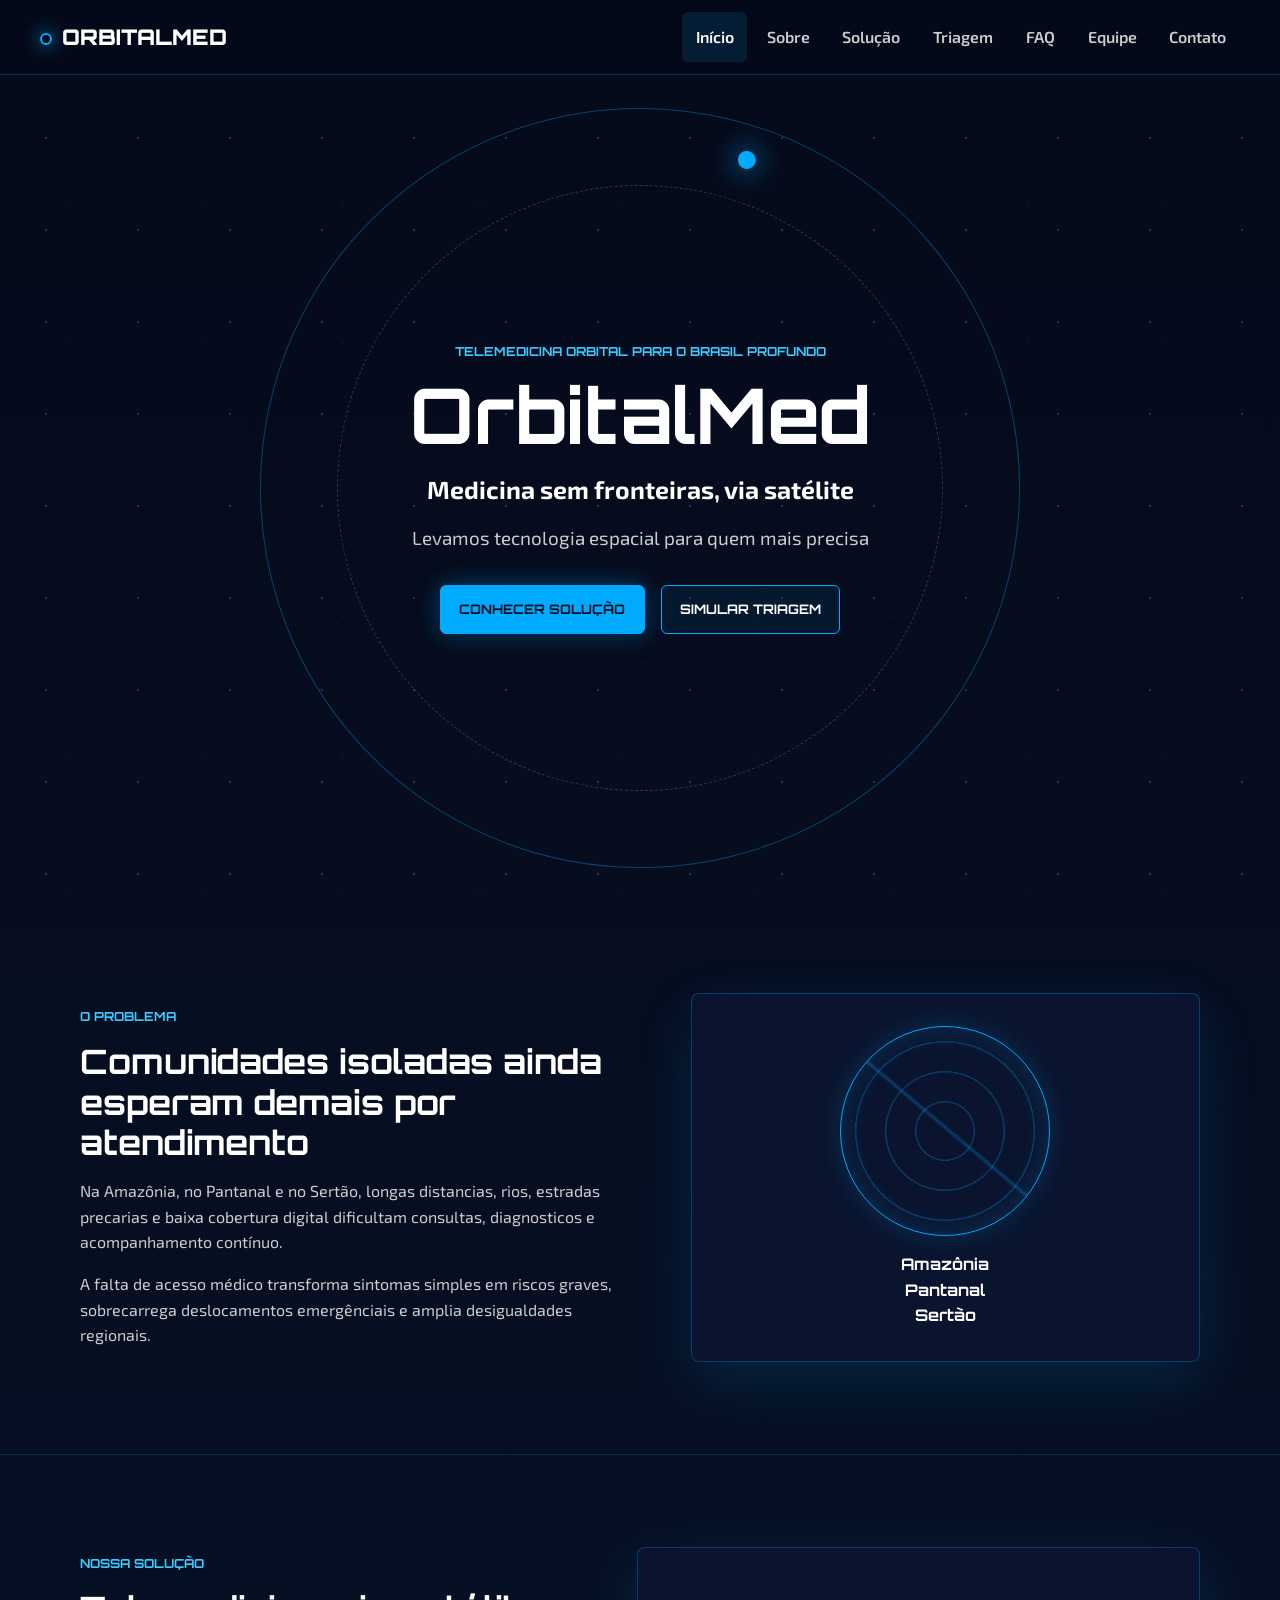
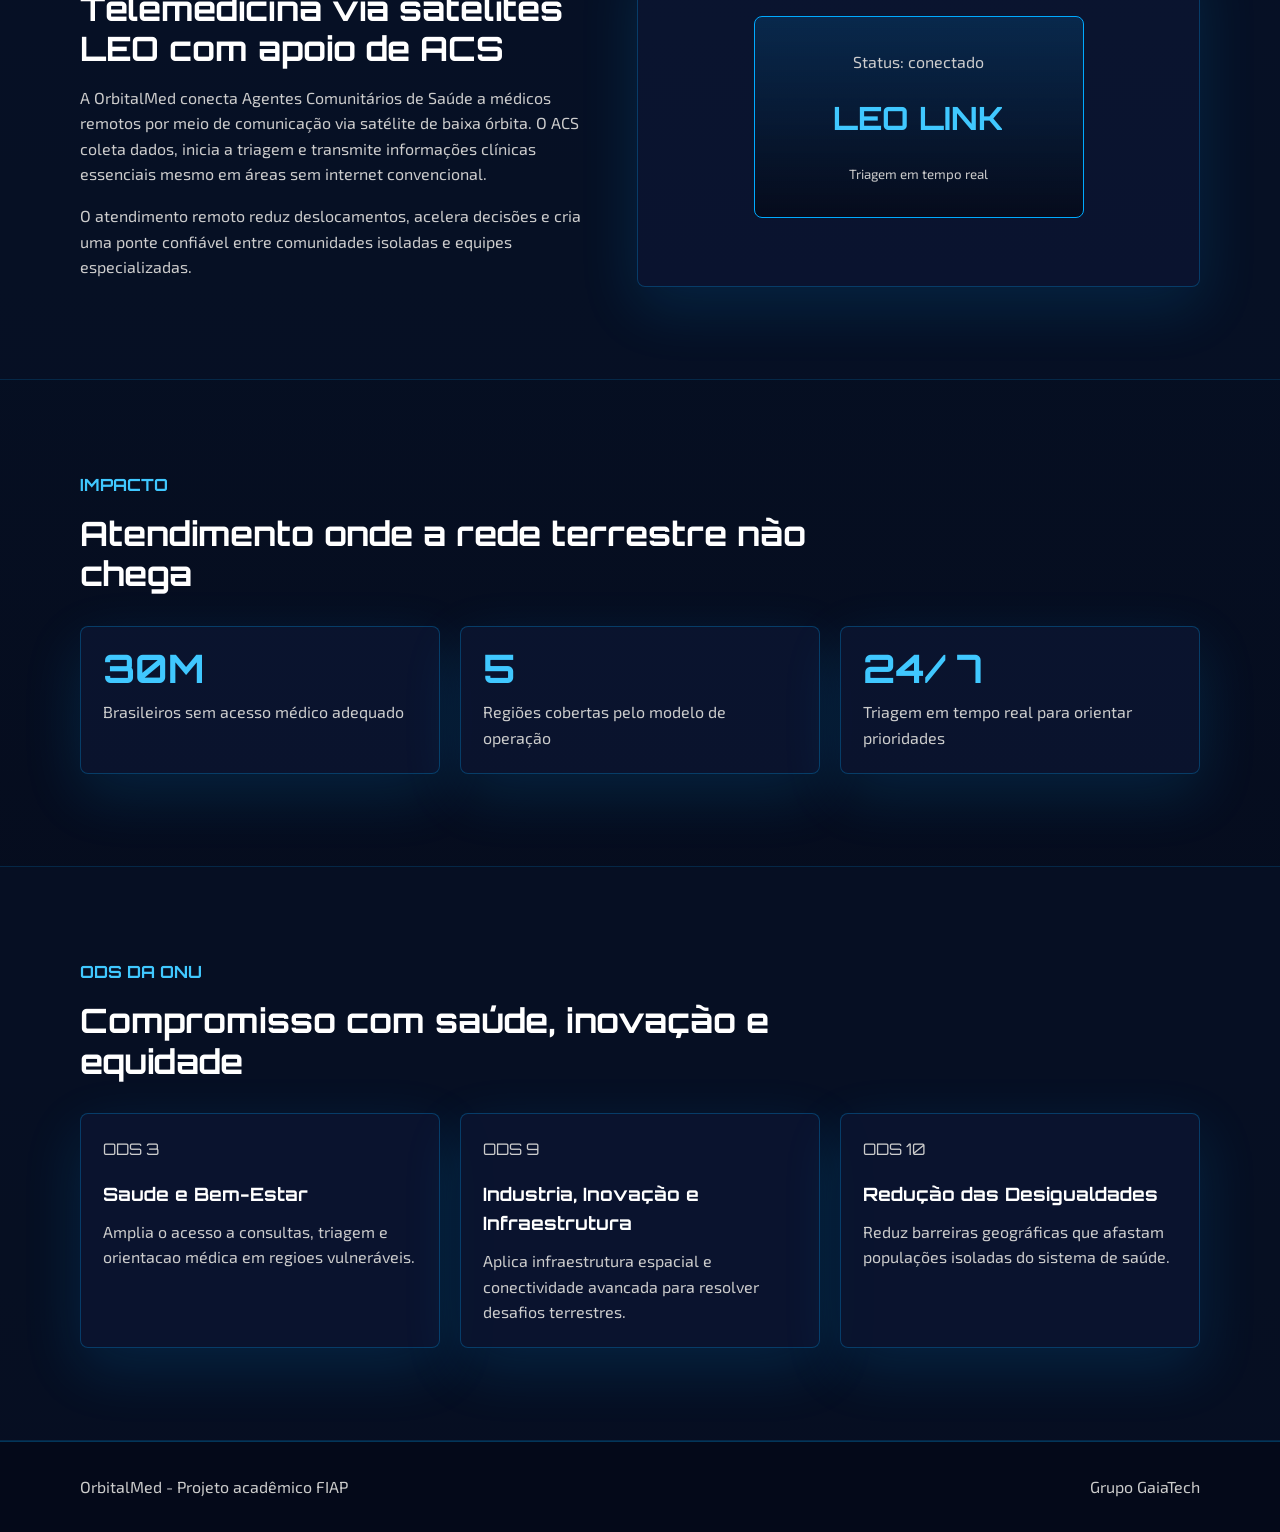
<file: index.html>
<!DOCTYPE html>
<html lang="pt-BR">

<head>
    <meta charset="UTF-8">
    <meta name="viewport" content="width=device-width, initial-scale=1.0">
    <meta name="description" content="OrbitalMed leva telemedicina via satelite a comunidades isoladas do Brasil.">
    <title>OrbitalMed | Medicina sem fronteiras</title>
    <link rel="preconnect" href="https://fonts.googleapis.com">
    <link rel="preconnect" href="https://fonts.gstatic.com" crossorigin>
    <link href="https://fonts.googleapis.com/css2?family=Exo+2:wght@300;400;500;600;700&family=Orbitron:wght@500;700;900&display=swap" rel="stylesheet">
    <link rel="stylesheet" href="css/style.css">
    <link rel="stylesheet" href="css/responsive.css">
</head>

<body>
  <header class="site-header">
    <nav class="navbar" aria-label="Navegacao principal">
      <a class="brand" href="index.html">OrbitalMed</a>
      <button class="menu-toggle" type="button" aria-label="Abrir menu" aria-expanded="false">
        <span></span>
        <span></span>
        <span></span>
      </button>
      <ul class="nav-menu">
        <li><a href="index.html" class="active">Início</a></li>
        <li><a href="pages/sobre.html">Sobre</a></li>
        <li><a href="pages/solucao.html">Solução</a></li>
        <li><a href="pages/triagem.html">Triagem</a></li>
        <li><a href="pages/faq.html">FAQ</a></li>
        <li><a href="pages/integrantes.html">Equipe</a></li>
        <li><a href="pages/contato.html">Contato</a></li>
      </ul>
    </nav>
  </header>

  <main>
    <section class="hero section-space">
      <div class="hero-orbit" aria-hidden="true"></div>
      <div class="container hero-content fade-in">
        <p class="eyebrow">Telemedicina orbital para o Brasil profundo</p>
        <h1>OrbitalMed</h1>
        <p class="hero-subtitle">Medicina sem fronteiras, via satélite</p>
        <p class="hero-text">Levamos tecnologia espacial para quem mais precisa</p>
        <div class="hero-actions">
          <a class="btn btn-primary" href="pages/solucao.html">Conhecer solução</a>
          <a class="btn btn-secondary" href="pages/triagem.html">Simular triagem</a>
        </div>
      </div>
    </section>

    <section class="section-space" id="problema">
      <div class="container split-layout">
        <article class="content-block fade-in">
          <p class="eyebrow">O Problema</p>
          <h2>Comunidades isoladas ainda esperam demais por atendimento</h2>
          <p>Na Amazônia, no Pantanal e no Sertão, longas distancias, rios, estradas precarias e baixa cobertura digital dificultam consultas, diagnosticos e acompanhamento contínuo.</p>
          <p>A falta de acesso médico transforma sintomas simples em riscos graves, sobrecarrega deslocamentos emergênciais e amplia desigualdades regionais.</p>
        </article>
        <aside class="signal-panel fade-in" aria-label="Areas impactadas">
          <div class="radar"></div>
          <p>Amazônia</p>
          <p>Pantanal</p>
          <p>Sertão</p>
        </aside>
      </div>
    </section>

    <section class="section-space alt-section">
      <div class="container split-layout reverse">
        <article class="content-block fade-in">
          <p class="eyebrow">Nossa Solução</p>
          <h2>Telemedicina via satélites LEO com apoio de ACS</h2>
          <p>A OrbitalMed conecta Agentes Comunitários de Saúde a médicos remotos por meio de comunicação via satélite de baixa órbita. O ACS coleta dados, inicia a triagem e transmite informações clínicas essenciais mesmo em áreas sem internet convencional.</p>
          <p>O atendimento remoto reduz deslocamentos, acelera decisões e cria uma ponte confiável entre comunidades isoladas e equipes especializadas.</p>
        </article>
        <aside class="device-panel fade-in" aria-label="Terminal orbital">
          <div class="device-screen">
            <span>Status: conectado</span>
            <strong>LEO LINK</strong>
            <small>Triagem em tempo real</small>
          </div>
        </aside>
      </div>
    </section>  
    
    <section class="section-space">
      <div class="container">
        <div class="section-heading fade-in">
          <p class="eyebrow">Impacto</p>
          <h2>Atendimento onde a rede terrestre não chega</h2>
        </div>
        <div class="stats-grid">
          <article class="stat-card fade-in">
            <strong>30M</strong>
            <span>Brasileiros sem acesso médico adequado</span>
          </article>
          <article class="stat-card fade-in">
            <strong>5</strong>
            <span>Regiões cobertas pelo modelo de operação</span>
          </article>
          <article class="stat-card fade-in">
            <strong>24/ 7</strong>
            <span>Triagem em tempo real para orientar prioridades</span>
          </article>
        </div>
      </div>
    </section>
    
    <section class="section-space alt-section">
      <div class="container">
        <div class="section-heading fade-in">
          <p class="eyebrow">ODS da ONU</p>
          <h2>Compromisso com saúde, inovação e equidade</h2>
        </div>
        <div class="cards-grid">
          <article class="info-card fade-in">
            <span class="card-number">ODS 3</span>
            <h3>Saude e Bem-Estar</h3>
            <p>Amplia o acesso a consultas, triagem e orientacao médica em regioes vulneráveis.</p>
          </article>
          <article class="info-card fade-in">
            <span class="card-number">ODS 9</span>
            <h3>Industria, Inovação e Infraestrutura</h3>
            <p>Aplica infraestrutura espacial e conectividade avancada para resolver desafios terrestres.</p>
          </article>
          <article class="info-card fade-in">
            <span class="card-number">ODS 10</span>
            <h3>Redução das Desigualdades</h3>
            <p>Reduz barreiras geográficas que afastam populações isoladas do sistema de saúde.</p>
          </article>
        </div>
      </div>
    </section>    
  </main>    

  <footer class="site-footer">
    <div class="container footer-content">
      <p>OrbitalMed - Projeto acadêmico FIAP</p>
      <p>Grupo GaiaTech</p>
    </div>
  </footer>

  <script src="js/main.js"></script>  
</body>
</file>
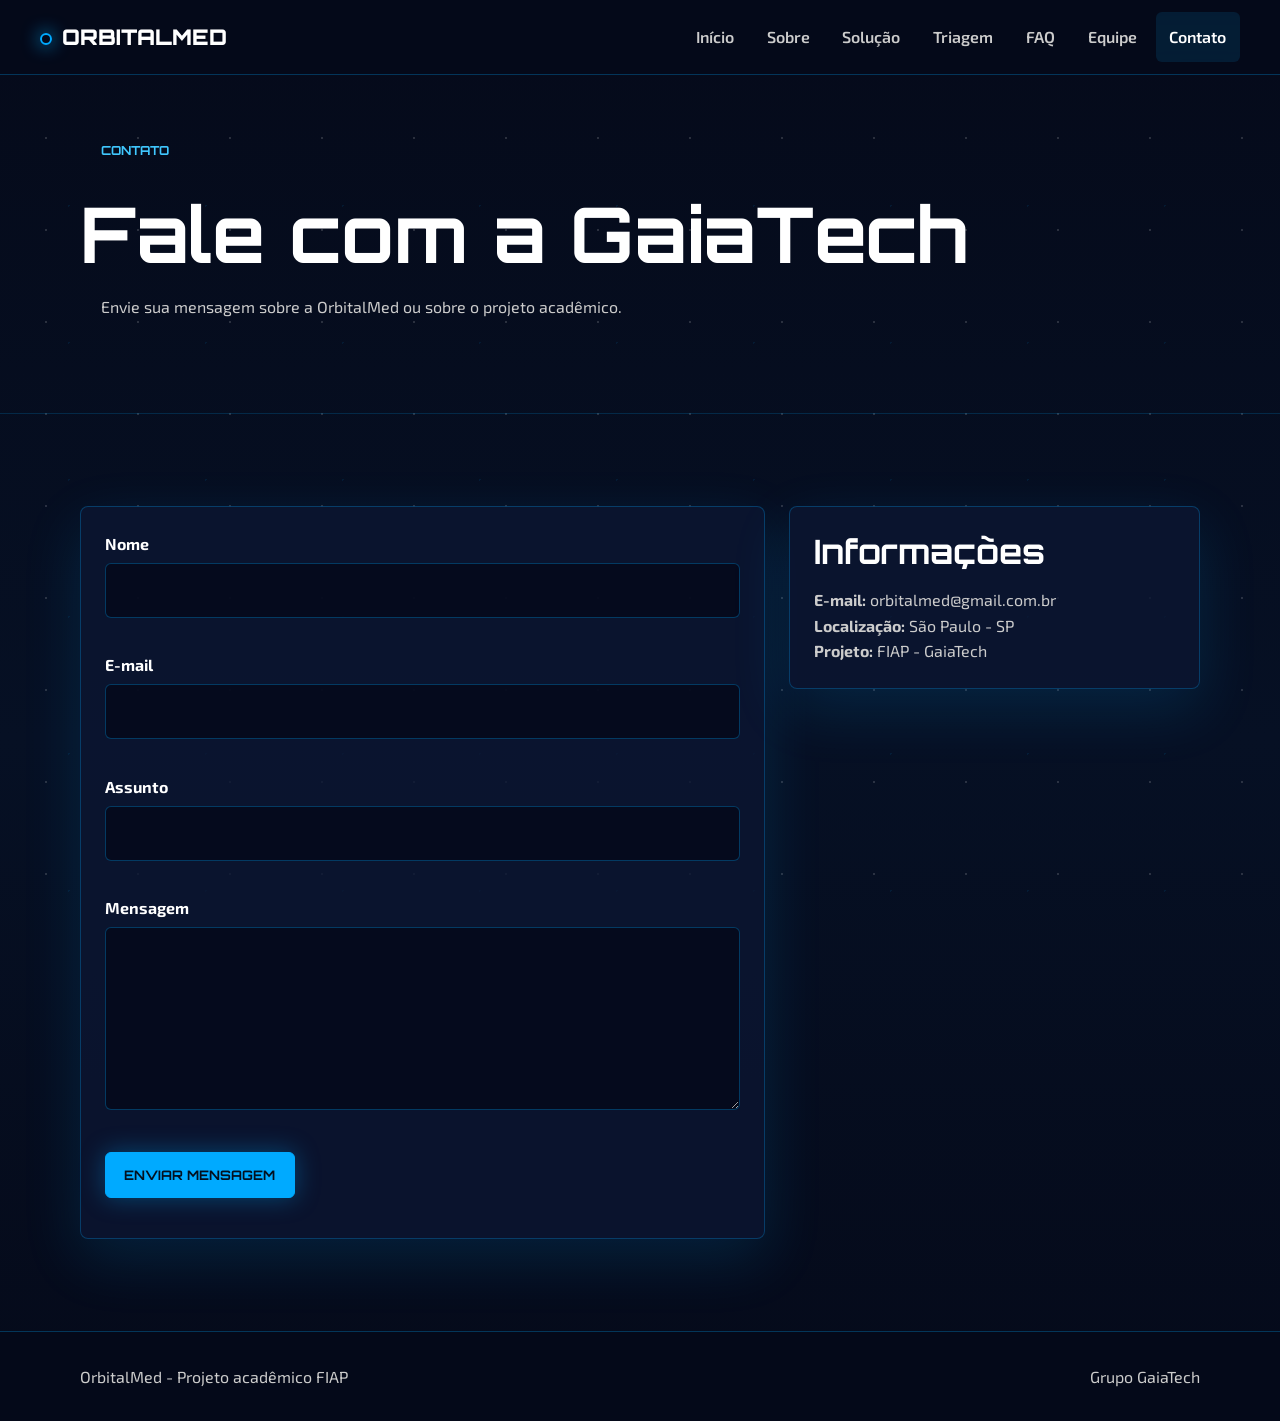
<file: pages/contato.html>
<!DOCTYPE html>
<html lang="pt-br">

<head>
    <meta charset="UTF-8">
    <meta name="viewport" content="width=device-width, initial-scale=1.0">
    <title>Contato | OrbitalMed</title>
    <link rel="preconnect" href="https://fonts.googleapis.com">
    <link rel="preconnect" href="https://fonts.gstatic.com" crossorigin>
    <link
        href="https://fonts.googleapis.com/css2?family=Exo+2:wght@300;400;500;600;700&family=Orbitron:wght@500;700;900&display=swap"
        rel="stylesheet">
    <link rel="stylesheet" href="../css/style.css">
    <link rel="stylesheet" href="../css/responsive.css">
</head>

<body>
    <header class="site-header">
        <nav class="navbar" aria-label="Navegacao principal">
            <a class="brand" href="../index.html">OrbitalMed</a>
            <button class="menu-toggle" type="button" aria-label="Abrir menu" aria-expanded="false">
                <span></span>
                <span></span>
                <span></span>
            </button>
            <ul class="nav-menu">
                <li><a href="../index.html">Início</a></li>
                <li><a href="sobre.html">Sobre</a></li>
                <li><a href="solucao.html">Solução</a></li>
                <li><a href="triagem.html">Triagem</a></li>
                <li><a href="faq.html">FAQ</a></li>
                <li><a href="integrantes.html">Equipe</a></li>
                <li><a href="contato.html" class="active">Contato</a></li>
            </ul>
        </nav>
    </header>

    <main>
        <section class="page-hero">
            <div class="container fade-in">
                <p class="eyebrow">Contato</p>
                <h1>Fale com a GaiaTech</h1>
                <p>Envie sua mensagem sobre a OrbitalMed ou sobre o projeto acadêmico.</p>
            </div>
        </section>
        <section class="section-space">
            <div class="container contact-layout">
                <!-- Formulário -->
                <form class="contact-form fade-in" id="contactForm" novalidate>
                    <!-- Nome -->
                    <label for="name">Nome</label>
                    <input type="text" id="name" name="name" autocomplete="name">
                    <span class="error-message" data-error-for="name"></span>
                    <!-- Email -->
                    <label for="email">E-mail</label>
                    <input type="email" id="email" name="email" autocomplete="email">
                    <span class="error-message" data-error-for="email"></span>
                    <!-- Assunto -->
                    <label for="subject">Assunto</label>
                    <input type="text" id="subject" name="subject">
                    <span class="error-message" data-error-for="subject"></span>
                    <!-- Mensagem -->
                    <label for="message">Mensagem</label>
                    <textarea id="message" name="message" rows="6"></textarea>
                    <span class="error-message" data-error-for="message"></span>
                    <!-- Botão(Enviar Mensagem) -->
                    <button class="btn btn-primary" type="submit">Enviar mensagem</button>
                    <p class="form-success" id="formSuccess" role="status"></p>
                </form>
                <!-- Aside -->
                <aside class="contact-info fade-in">
                    <h2>Informações</h2>
                    <p><strong>E-mail:</strong> orbitalmed@gmail.com.br</p>
                    <p><strong>Localização:</strong> São Paulo - SP</p>
                    <p><strong>Projeto:</strong> FIAP - GaiaTech</p>
                </aside>
            </div>
        </section>
    </main>

    <!-- Footer -->
     <footer class="site-footer">
        <div class="container footer-content">
            <p>OrbitalMed - Projeto acadêmico FIAP</p>
            <p>Grupo GaiaTech</p>
        </div>
    </footer>
    <!-- Link-JS -->
    <script src="../js/main.js"></script>
</body>

</html>
</file>
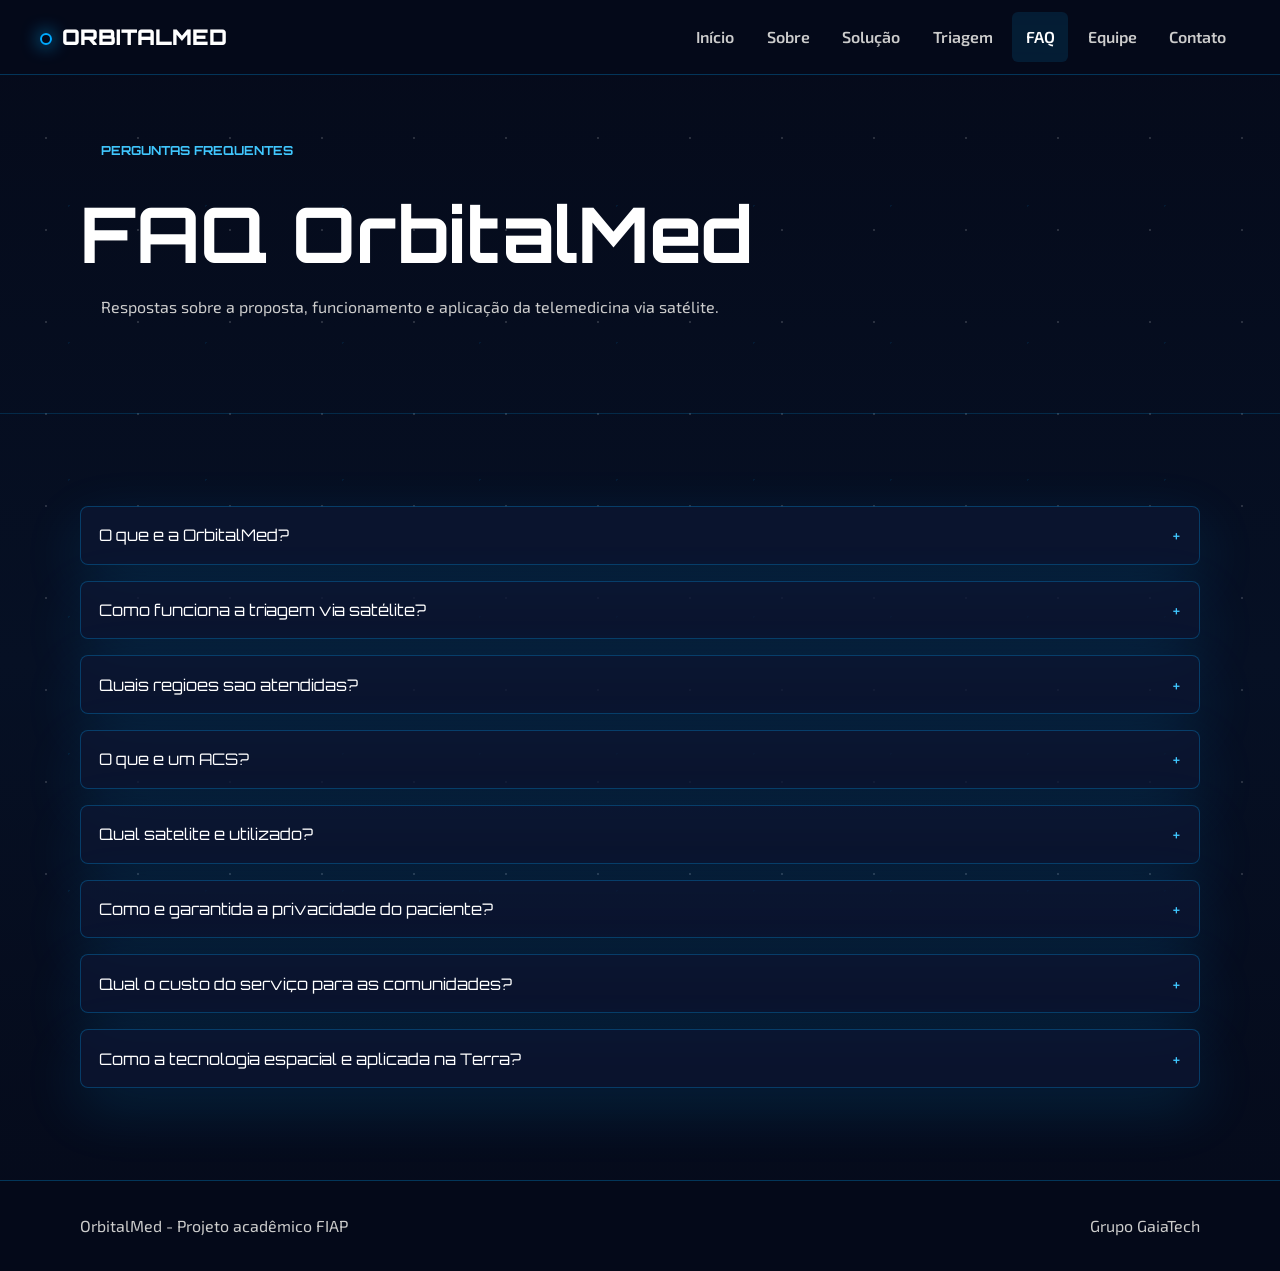
<file: pages/faq.html>
<!DOCTYPE html>
<html lang="pt-br">

<head>
    <meta charset="UTF-8">
    <meta name="viewport" content="width=device-width, initial-scale=1.0">
    <title>FAQ | OrbitalMed</title>
    <link rel="preconnect" href="https://fonts.googleapis.com">
    <link rel="preconnect" href="https://fonts.gstatic.com" crossorigin>
    <link
        href="https://fonts.googleapis.com/css2?family=Exo+2:wght@300;400;500;600;700&family=Orbitron:wght@500;700;900&display=swap"
        rel="stylesheet">
    <link rel="stylesheet" href="../css/style.css">
    <link rel="stylesheet" href="../css/responsive.css">
</head>

<body>
    <!-- Header -->
    <header class="site-header">
        <!-- Menu Geral -->
        <nav class="navbar" aria-label="Navegacao principal">
            <a class="brand" href="../index.html">OrbitalMed</a>
            <!-- Botão Menu -->
            <button class="menu-toggle" type="button" aria-label="Abrir menu" aria-expanded="false">
                <span></span>
                <span></span>
                <span></span>
            </button>
            <!-- Links do Menu -->
            <ul class="nav-menu">
                <li><a href="../index.html">Início</a></li>
                <li><a href="sobre.html">Sobre</a></li>
                <li><a href="solucao.html">Solução</a></li>
                <li><a href="triagem.html">Triagem</a></li>
                <li><a href="faq.html" class="active">FAQ</a></li>
                <li><a href="integrantes.html">Equipe</a></li>
                <li><a href="contato.html">Contato</a></li>
            </ul>
        </nav>
    </header>
    <!-- Main -->
    <main>
        <!-- Hero -->
        <section class="page-hero">
            <div class="container fade-in">
                <p class="eyebrow">Perguntas frequentes</p>
                <h1>FAQ OrbitalMed</h1>
                <p>Respostas sobre a proposta, funcionamento e aplicação da telemedicina via satélite.</p>
            </div>
            <!-- Perguntas/Dúvidas -->
        </section>
        <section class="section-space">
            <div class="container faq-list">
                <!-- Pergunta 1 -->
                <article class="faq-item fade-in">
                    <button class="faq-question" type="button">O que e a OrbitalMed?</button>
                    <div class="faq-answer">
                        <p>E uma solução acadêmica de telemedicina via satélite para levar atendimento médico remoto a
                            comunidades isoladas do Brasil.</p>
                    </div>
                </article>
                <!-- Pergunta 2 -->
                <article class="faq-item fade-in">
                    <button class="faq-question" type="button">Como funciona a triagem via satélite?</button>
                    <div class="faq-answer">
                        <p>Um ACS coleta sintomas e sinais iniciais, envia os dados por uma conexão LEO e recebe
                            orientação de profissionais remotos.</p>
                    </div>
                </article>
                <!-- Pergunta 3 -->
                <article class="faq-item fade-in">
                    <button class="faq-question" type="button">Quais regioes sao atendidas?</button>
                    <div class="faq-answer">
                        <p>O modelo prioriza Amazônia, Pantanal, Sertão e outras áreas com baixa cobertura de saúde e
                            conectividade.</p>
                    </div>
                </article>
                <!-- Pergunta 4 -->
                <article class="faq-item fade-in">
                    <button class="faq-question" type="button">O que e um ACS?</button>
                    <div class="faq-answer">
                        <p>ACS significa Agente Comunitário de Saúde, profissional que acompanha familias, registra
                            necessidades locais e aproxima a comunidade do sistema de saúde.</p>
                    </div>
                </article>
                <!-- Pergunta 5 -->
                <article class="faq-item fade-in">
                    <button class="faq-question" type="button">Qual satelite e utilizado?</button>
                    <div class="faq-answer">
                        <p>A proposta usa satélites LEO, de baixa órbita terrestre, por oferecerem menor latência e boa
                            cobertura para regiões remotas.</p>
                    </div>
                </article>
                <!-- Pergunta 6 -->
                <article class="faq-item fade-in">
                    <button class="faq-question" type="button">Como e garantida a privacidade do paciente?</button>
                    <div class="faq-answer">
                        <p>O conceito preve transmissão protegida, acesso restrito aos dados e boas praticas alinhadas a
                            segurança da informação em saúde.</p>
                    </div>
                </article>
                <!-- Pergunta 7 -->
                <article class="faq-item fade-in">
                    <button class="faq-question" type="button">Qual o custo do serviço para as comunidades?</button>
                    <div class="faq-answer">
                        <p>Como projeto acadêmico, o modelo defende parcerias públicas e institucionais para reduzir
                            custos diretos as comunidades atendidas.</p>
                    </div>
                </article>
                <!-- Pergunta 8 -->
                <article class="faq-item fade-in">
                    <button class="faq-question" type="button">Como a tecnologia espacial e aplicada na Terra?</button>
                    <div class="faq-answer">
                        <p>A infraestrutura orbital transporta dados médicos entre locais isolados e centros de atendimento, conectando saúde e território.</p>
                    </div>
                </article>
            </div>
        </section>
    </main>
    <!-- Footer -->
      <footer class="site-footer">
        <div class="container footer-content">
            <p>OrbitalMed - Projeto acadêmico FIAP</p>
            <p>Grupo GaiaTech</p>
        </div>
    </footer>
    <!-- Link-JS -->
     <script src="../js/main.js"></script>
</body>

</html>
</file>
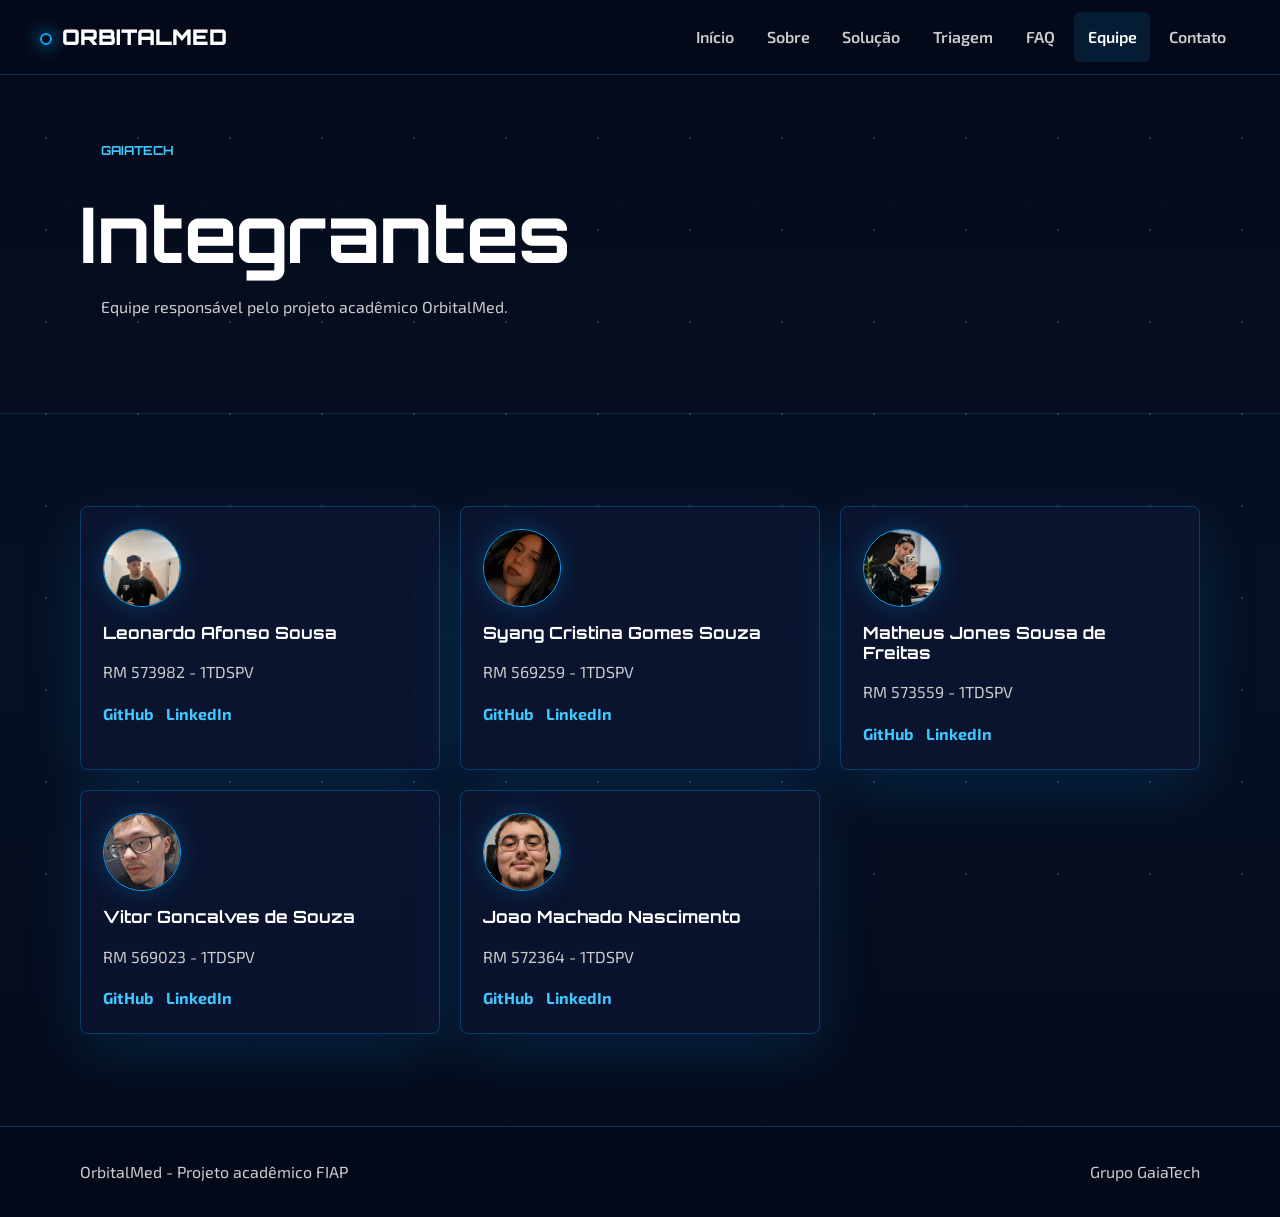
<file: pages/integrantes.html>
<!DOCTYPE html>
<html lang="pt-BR">

<head>
  <meta charset="UTF-8">
  <meta name="viewport" content="width=device-width, initial-scale=1.0">
  <title>Integrantes | OrbitalMed</title>
  <link rel="preconnect" href="https://fonts.googleapis.com">
  <link rel="preconnect" href="https://fonts.gstatic.com" crossorigin>
  <link
    href="https://fonts.googleapis.com/css2?family=Exo+2:wght@300;400;500;600;700&family=Orbitron:wght@500;700;900&display=swap"
    rel="stylesheet">
  <link rel="stylesheet" href="../css/style.css">
  <link rel="stylesheet" href="../css/responsive.css">
</head>

<body>
  <header class="site-header">
    <nav class="navbar" aria-label="Navegacao principal">
      <a class="brand" href="../index.html">OrbitalMed</a>
      <button class="menu-toggle" type="button" aria-label="Abrir menu"
        aria-expanded="false"><span></span><span></span><span></span></button>
      <ul class="nav-menu">
        <li><a href="../index.html">Início</a></li>
        <li><a href="sobre.html">Sobre</a></li>
        <li><a href="solucao.html">Solução</a></li>
        <li><a href="triagem.html">Triagem</a></li>
        <li><a href="faq.html">FAQ</a></li>
        <li><a href="integrantes.html" class="active">Equipe</a></li>
        <li><a href="contato.html">Contato</a></li>
      </ul>
    </nav>
  </header>

  <main>
    <section class="page-hero">
      <div class="container fade-in">
        <p class="eyebrow">GaiaTech</p>
        <h1>Integrantes</h1>
        <p>Equipe responsável pelo projeto acadêmico OrbitalMed.</p>
      </div>
    </section>

    <section class="section-space">
      <div class="container team-grid">
        <article class="team-card fade-in">
          <img class="avatar" src="../assets/foto_leo.png" alt="Foto placeholder de Leonardo Afonso Sousa">
          <h2>Leonardo Afonso Sousa</h2>
          <p>RM 573982 - 1TDSPV</p>
          <div class="social-links"><a href="https://github.com/Leonardo-2112" target="_blank"
              rel="noopener">GitHub</a><a href="https://www.linkedin.com/in/leonardoafoncosousa/" target="_blank"
              rel="noopener">LinkedIn</a></div>
        </article>
        <article class="team-card fade-in">
          <img class="avatar" src="../assets/foto_syang.png" alt="Foto placeholder de Syang Cristina Gomes Souza">
          <h2>Syang Cristina Gomes Souza</h2>
          <p>RM 569259 - 1TDSPV</p>
          <div class="social-links"><a href="https://github.com/SyangSouzaa" target="_blank" rel="noopener">GitHub</a><a
              href="https://www.linkedin.com/in/syang-souza/" target="_blank" rel="noopener">LinkedIn</a></div>
        </article>
        <article class="team-card fade-in">
          <img class="avatar" src="../assets/foto_jones.png" alt="Foto placeholder de Matheus Jones Sousa de Freitas">
          <h2>Matheus Jones Sousa de Freitas</h2>
          <p>RM 573559 - 1TDSPV</p>
          <div class="social-links"><a href="https://github.com/Matheus-Jones" target="_blank"
              rel="noopener">GitHub</a><a href="https://www.linkedin.com/in/matheus-jones10/" target="_blank"
              rel="noopener">LinkedIn</a></div>
        </article>
        <article class="team-card fade-in">
          <img class="avatar" src="../assets/foto_vitor.png" alt="Foto placeholder de Vitor Goncalves de Souza">
          <h2>Vitor Goncalves de Souza</h2>
          <p>RM 569023 - 1TDSPV</p>
          <div class="social-links"><a href="https://github.com/v1torceleste" target="_blank"
              rel="noopener">GitHub</a><a href="https://www.linkedin.com/in/vitor-souza-39aa422b4/" target="_blank"
              rel="noopener">LinkedIn</a></div>
        </article>
        <article class="team-card fade-in">
          <img class="avatar" src="../assets/foto_machado.png" alt="Foto placeholder de Joao Machado Nascimento">
          <h2>Joao Machado Nascimento</h2>
          <p>RM 572364 - 1TDSPV</p>
          <div class="social-links"><a href="https://github.com/MachadoJN" target="_blank" rel="noopener">GitHub</a><a
              href="https://www.linkedin.com/in/jo%C3%A3o-machado-493178300" target="_blank" rel="noopener">LinkedIn</a>
          </div>
        </article>
      </div>
    </section>
  </main>

  <footer class="site-footer">
    <div class="container footer-content">
      <p>OrbitalMed - Projeto acadêmico FIAP</p>
      <p>Grupo GaiaTech</p>
    </div>
  </footer>

  <script src="../js/main.js"></script>
</body>
</file>
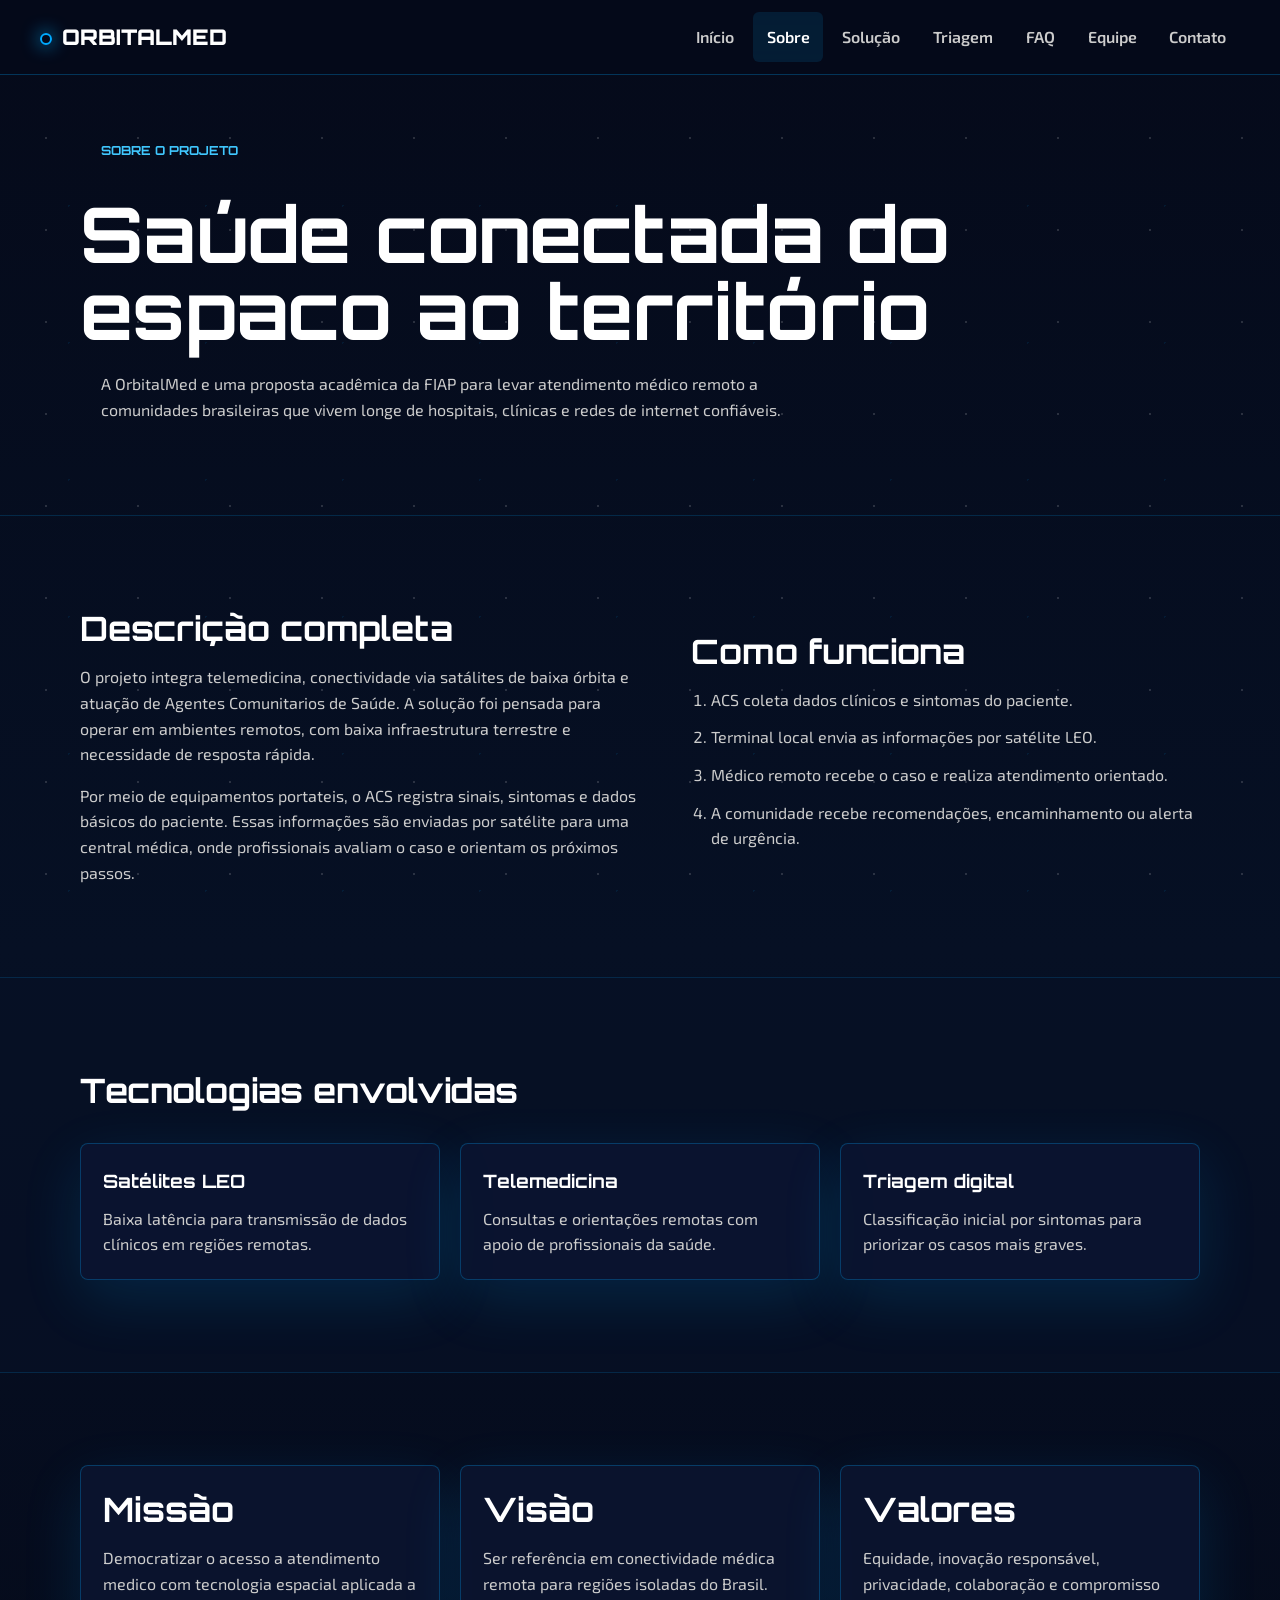
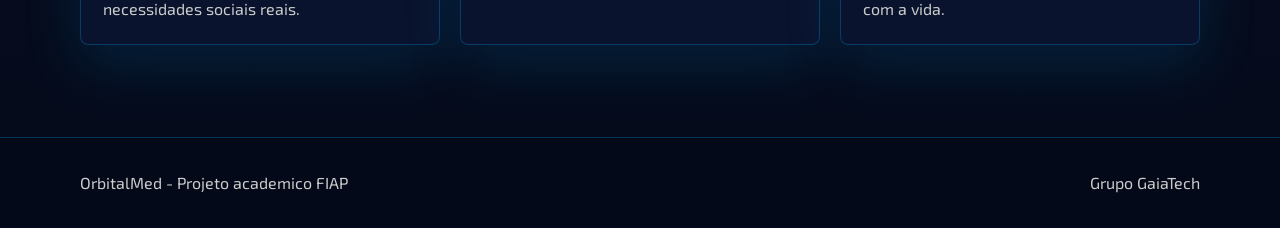
<file: pages/sobre.html>
<!DOCTYPE html>
<html lang="pt-BR">
<head>
  <meta charset="UTF-8">
  <meta name="viewport" content="width=device-width, initial-scale=1.0">
  <title>Sobre | OrbitalMed</title>
  <link rel="preconnect" href="https://fonts.googleapis.com">
  <link rel="preconnect" href="https://fonts.gstatic.com" crossorigin>
  <link href="https://fonts.googleapis.com/css2?family=Exo+2:wght@300;400;500;600;700&family=Orbitron:wght@500;700;900&display=swap" rel="stylesheet">
  <link rel="stylesheet" href="../css/style.css">
  <link rel="stylesheet" href="../css/responsive.css">
</head>

<body>
  <header class="site-header">
    <nav class="navbar" aria-label="Navegacao principal">
      <a class="brand" href="../index.html">OrbitalMed</a>
      <button class="menu-toggle" type="button" aria-label="Abrir menu" aria-expanded="false"><span></span><span></span><span></span></button>
      <ul class="nav-menu">
        <li><a href="../index.html">Início</a></li>
        <li><a href="sobre.html" class="active">Sobre</a></li>
        <li><a href="solucao.html">Solução</a></li>
        <li><a href="triagem.html">Triagem</a></li>
        <li><a href="faq.html">FAQ</a></li>
        <li><a href="integrantes.html">Equipe</a></li>
        <li><a href="contato.html">Contato</a></li>
      </ul>
    </nav>
  </header>
  <main>
    <section class="page-hero">
      <div class="container fade-in">
        <p class="eyebrow">Sobre o projeto</p>
        <h1>Saúde conectada do espaco ao território</h1>
        <p>A OrbitalMed e uma proposta acadêmica da FIAP para levar atendimento médico remoto a comunidades brasileiras que vivem longe de hospitais, clínicas e redes de internet confiáveis.</p>
      </div>
    </section>

    <section class="section-space">
      <div class="container split-layout">
        <article class="content-block fade-in">
          <h2>Descrição completa</h2>
          <p>O projeto integra telemedicina, conectividade via satálites de baixa órbita e atuação de Agentes Comunitarios de Saúde. A solução foi pensada para operar em ambientes remotos, com baixa infraestrutura terrestre e necessidade de resposta rápida.</p>
          <p>Por meio de equipamentos portateis, o ACS registra sinais, sintomas e dados básicos do paciente. Essas informações são enviadas por satélite para uma central médica, onde profissionais avaliam o caso e orientam os próximos passos.</p>
        </article>
        <article class="content-block fade-in">
          <h2>Como funciona</h2>
          <ol class="steps-list">
            <li>ACS coleta dados clínicos e sintomas do paciente.</li>
            <li>Terminal local envia as informações por satélite LEO.</li>
            <li>Médico remoto recebe o caso e realiza atendimento orientado.</li>
            <li>A comunidade recebe recomendações, encaminhamento ou alerta de urgência.</li>
          </ol>
        </article>
      </div>
    </section>

    <section class="section-space alt-section">
      <div class="container">
        <div class="section-heading fade-in">
          <h2>Tecnologias envolvidas</h2>
        </div>
        <div class="cards-grid">
          <article class="info-card fade-in"><h3>Satélites LEO</h3><p>Baixa latência para transmissão de dados clínicos em regiões remotas.</p></article>
          <article class="info-card fade-in"><h3>Telemedicina</h3><p>Consultas e orientações remotas com apoio de profissionais da saúde.</p></article>
          <article class="info-card fade-in"><h3>Triagem digital</h3><p>Classificação inicial por sintomas para priorizar os casos mais graves.</p></article>
        </div>
      </div>
    </section>

    <section class="section-space">
      <div class="container cards-grid">
        <article class="info-card fade-in"><h2>Missão</h2><p>Democratizar o acesso a atendimento medico com tecnologia espacial aplicada a necessidades sociais reais.</p></article>
        <article class="info-card fade-in"><h2>Visão</h2><p>Ser referência em conectividade médica remota para regiões isoladas do Brasil.</p></article>
        <article class="info-card fade-in"><h2>Valores</h2><p>Equidade, inovação responsável, privacidade, colaboração e compromisso com a vida.</p></article>
      </div>
    </section>
  </main>

  <footer class="site-footer">
    <div class="container footer-content">
      <p>OrbitalMed - Projeto academico FIAP</p>
      <p>Grupo GaiaTech</p>
    </div>
  </footer>

  <script src="../js/main.js"></script>
</body>
</file>
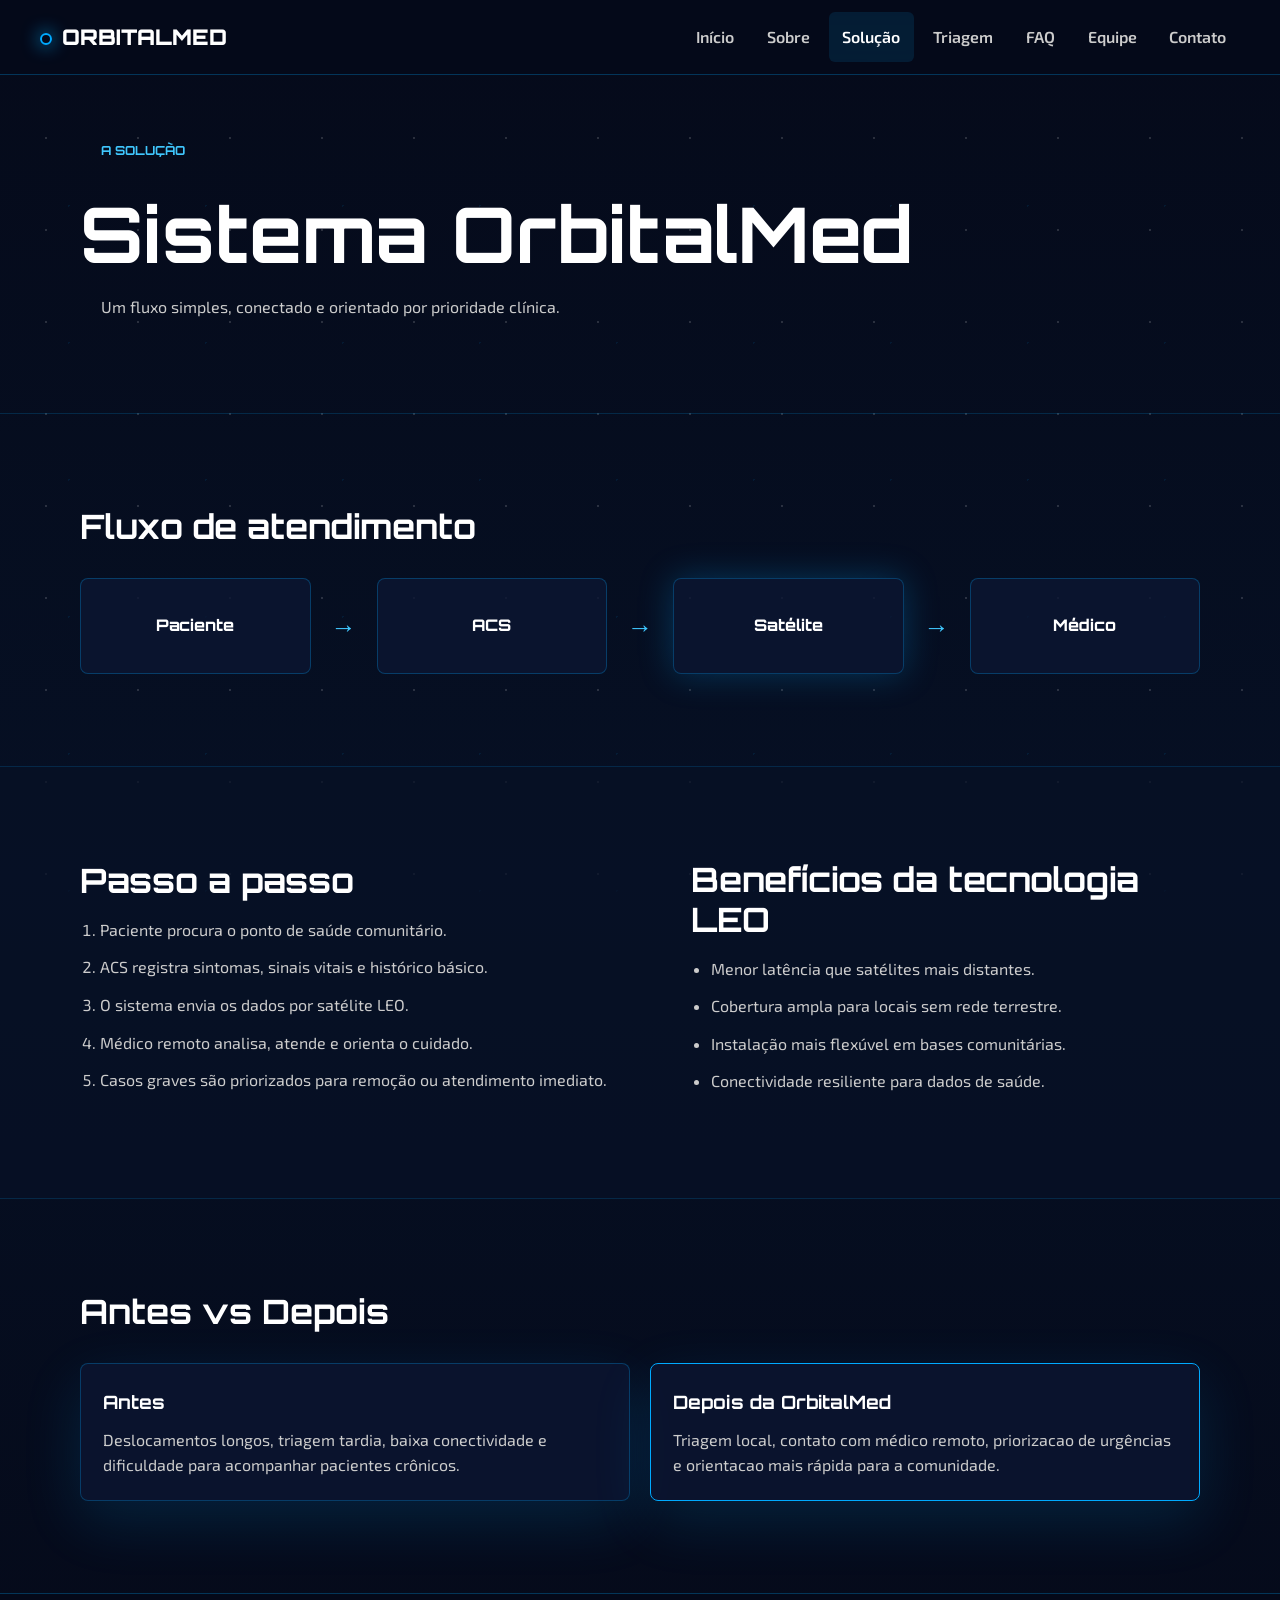
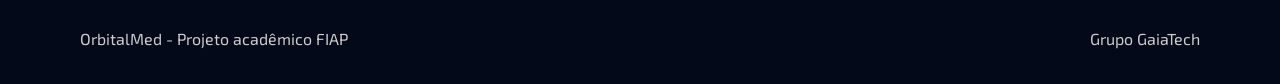
<file: pages/solucao.html>
<!DOCTYPE html>
<html lang="pt-BR">
<head>
  <meta charset="UTF-8">
  <meta name="viewport" content="width=device-width, initial-scale=1.0">
  <title>Solucao | OrbitalMed</title>
  <link rel="preconnect" href="https://fonts.googleapis.com">
  <link rel="preconnect" href="https://fonts.gstatic.com" crossorigin>
  <link href="https://fonts.googleapis.com/css2?family=Exo+2:wght@300;400;500;600;700&family=Orbitron:wght@500;700;900&display=swap" rel="stylesheet">
  <link rel="stylesheet" href="../css/style.css">
  <link rel="stylesheet" href="../css/responsive.css">
</head>
<body>
  <header class="site-header">
    <nav class="navbar" aria-label="Navegacao principal">
      <a class="brand" href="../index.html">OrbitalMed</a>
      <button class="menu-toggle" type="button" aria-label="Abrir menu" aria-expanded="false">
        <span></span>
        <span></span>
        <span></span>
      </button>
      <ul class="nav-menu">
        <li><a href="../index.html">Início</a></li>
        <li><a href="sobre.html">Sobre</a></li>
        <li><a href="solucao.html" class="active">Solução</a></li>
        <li><a href="triagem.html">Triagem</a></li>
        <li><a href="faq.html">FAQ</a></li>
        <li><a href="integrantes.html">Equipe</a></li>
        <li><a href="contato.html">Contato</a></li>
      </ul>
    </nav>
  </header>    
  <main>
    <section class="page-hero">
      <div class="container fade-in">
        <p class="eyebrow">A Solução</p>
        <h1>Sistema OrbitalMed</h1>
        <p>Um fluxo simples, conectado e orientado por prioridade clínica.</p>
      </div>
    </section>
    <section class="section-space">
      <div class="container">
        <div class="section-heading fade-in">
            <h2>Fluxo de atendimento</h2>
        </div>
        <div class="flow-diagram fade-in" aria-label="Fluxo Paciente, ACS, Satelite e Medico">
          <div class="flow-node">Paciente</div>
          <div class="flow-arrow">&rarr;</div>
          <div class="flow-node">ACS</div>
          <div class="flow-arrow">&rarr;</div>
          <div class="flow-node satellite-node">Satélite</div>
          <div class="flow-arrow">&rarr;</div>
          <div class="flow-node">Médico</div>
        </div>
      </div>
    </section>
    <section class="section-space alt-section">
        <div class="container split-layout">
        <article class="content-block fade-in">
          <h2>Passo a passo</h2>
          <ol class="steps-list">
            <li>Paciente procura o ponto de saúde comunitário.</li>
            <li>ACS registra sintomas, sinais vitais e histórico básico.</li>
            <li>O sistema envia os dados por satélite LEO.</li>
            <li>Médico remoto analisa, atende e orienta o cuidado.</li>
            <li>Casos graves são priorizados para remoção ou atendimento imediato.</li>
          </ol>
        </article>
        <article class="content-block fade-in">
          <h2>Benefícios da tecnologia LEO</h2>
          <ul class="feature-list">
            <li>Menor latência que satélites mais distantes.</li>
            <li>Cobertura ampla para locais sem rede terrestre.</li>
            <li>Instalação mais flexúvel em bases comunitárias.</li>
            <li>Conectividade resiliente para dados de saúde.</li>
          </ul>
        </article>
      </div>
    </section>
    <section class="section-space">
      <div class="container">
        <div class="section-heading fade-in">
            <h2>Antes vs Depois</h2>
        </div>
        <div class="comparison-grid">
          <article class="comparison-card fade-in">
            <h3>Antes</h3>
            <p>Deslocamentos longos, triagem tardia, baixa conectividade e dificuldade para acompanhar pacientes crônicos.</p>
          </article>
          <article class="comparison-card featured fade-in">
            <h3>Depois da OrbitalMed</h3>
            <p>Triagem local, contato com médico remoto, priorizacao de urgências e orientacao mais rápida para a comunidade.</p>
          </article>
        </div>
      </div>
    </section>
  </main>
  <footer class="site-footer">
        <div class="container footer-content">
            <p>OrbitalMed - Projeto acadêmico FIAP</p>
            <p>Grupo GaiaTech</p>
        </div>
  </footer>
  <script src="../js/main.js"></script>
</body>
</html>
</file>
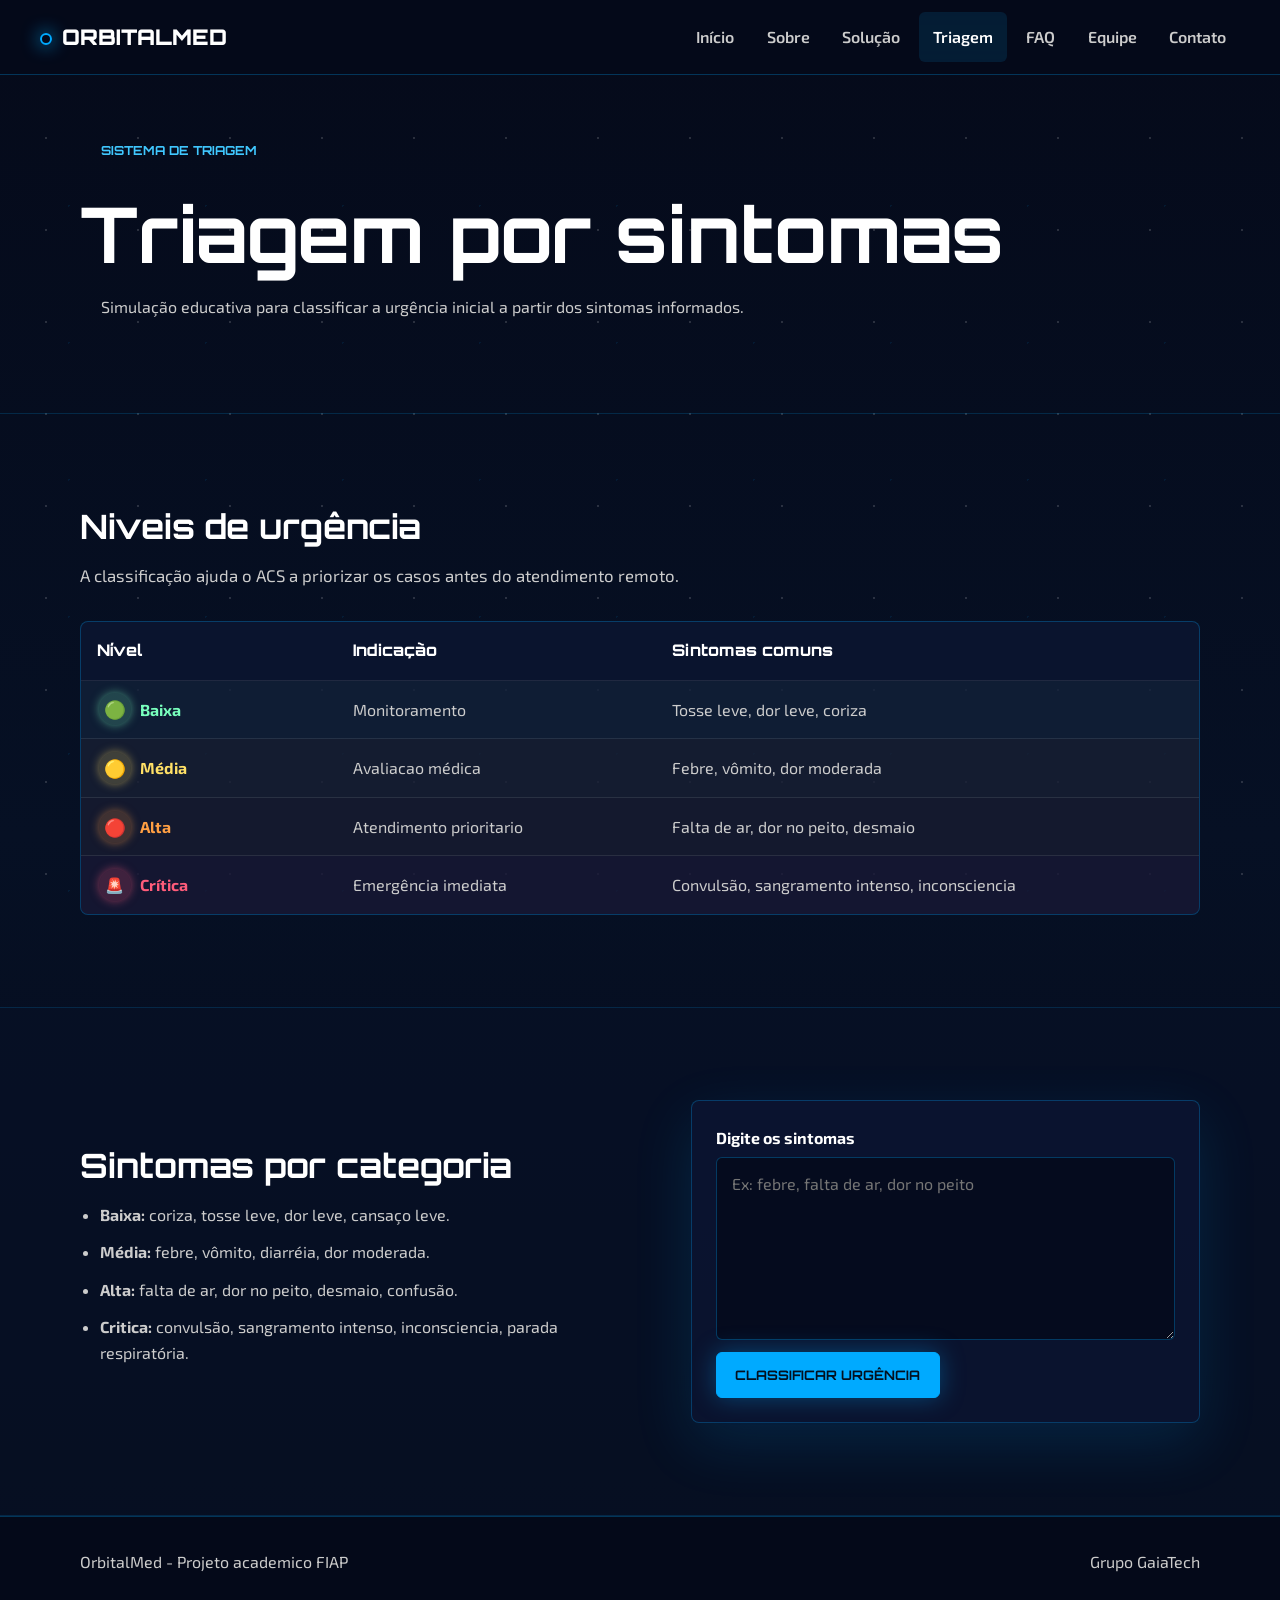
<file: pages/triagem.html>
<!DOCTYPE html>
<html lang="pt-BR">
<head>
  <meta charset="UTF-8">
  <meta name="viewport" content="width=device-width, initial-scale=1.0">
  <title>Triagem | OrbitalMed</title>
  <link rel="preconnect" href="https://fonts.googleapis.com">
  <link rel="preconnect" href="https://fonts.gstatic.com" crossorigin>
  <link href="https://fonts.googleapis.com/css2?family=Exo+2:wght@300;400;500;600;700&family=Orbitron:wght@500;700;900&display=swap"rel="stylesheet">
  <link rel="stylesheet" href="../css/style.css">
  <link rel="stylesheet" href="../css/responsive.css">
</head>
<body>
  <header class="site-header">
    <nav class="navbar" aria-label="Navegacao principal">
      <a class="brand" href="../index.html">OrbitalMed</a>
      <button class="menu-toggle" type="button" aria-label="Abrir menu"aria-expanded="false">
        <span></span>
        <span></span>
        <span></span>
      </button>
      <ul class="nav-menu">
        <li><a href="../index.html">Início</a></li>
        <li><a href="sobre.html">Sobre</a></li>
        <li><a href="solucao.html">Solução</a></li>
        <li><a href="triagem.html" class="active">Triagem</a></li>
        <li><a href="faq.html">FAQ</a></li>
        <li><a href="integrantes.html">Equipe</a></li>
        <li><a href="contato.html">Contato</a></li>
      </ul>
    </nav>
  </header>  
  <main>
    <section class="page-hero">
      <div class="container fade-in">
        <p class="eyebrow">Sistema de Triagem</p>
        <h1>Triagem por sintomas</h1>
        <p>Simulação educativa para classificar a urgência inicial a partir dos sintomas informados.</p>
      </div>
    </section>
    <section class="section-space">
      <div class="container">
        <div class="section-heading fade-in">
          <h2>Niveis de urgência</h2>
          <p>A classificação ajuda o ACS a priorizar os casos antes do atendimento remoto.</p>
        </div>

        <div class="urgency-table fade-in" role="table" aria-label="Niveis de urgencia">
          <div role="row" class="table-head">
            <span>Nível</span>
            <span>Indicação</span>
            <span>Sintomas comuns</span>
          </div> 
        
          <div role="row" class="level-low">
            <span class="level-label">
                <span class="urgency-icon icon-low">🟢</span>Baixa
            </span>
            <span>Monitoramento</span>
            <span>Tosse leve, dor leve, coriza</span>
          </div>
          <div role="row" class="level-medium">
            <span class="level-label">
              <span class="urgency-icon icon-medium">🟡</span>Média
            </span>
            <span>Avaliacao médica</span>
            <span>Febre, vômito, dor moderada</span>
          </div>
          <div role="row" class="level-high">
            <span class="level-label">
              <span class="urgency-icon icon-high">🔴</span>Alta
            </span>
            <span>Atendimento prioritario</span>
            <span>Falta de ar, dor no peito, desmaio</span>
          </div>
          <div role="row" class="level-critical">
            <span class="level-label">
              <span class="urgency-icon icon-critical">🚨</span>Crítica
            </span>
            <span>Emergência imediata</span>
            <span>Convulsão, sangramento intenso, inconsciencia</span>
          </div>
        </div>    
      </div>
    </section>
    <section class="section-space alt-section">
      <div class="container split-layout">
        <article class="content-block fade-in">
          <h2>Sintomas por categoria</h2>
          <ul class="feature-list">
            <li>
                <strong>Baixa:</strong> coriza, tosse leve, dor leve, cansaço leve.
            </li>
            <li>
                <strong>Média:</strong> febre, vômito, diarréia, dor moderada.
            </li>
            <li>
                <strong>Alta:</strong> falta de ar, dor no peito, desmaio, confusão.
            </li>
            <li>
                <strong>Critica:</strong> convulsão, sangramento intenso, inconsciencia, parada respiratória.
            </li>
          </ul>
        </article>
        <form class="triage-form fade-in" id="triageForm">
          <label for="symptoms">Digite os sintomas</label>
          <textarea id="symptoms" name="symptoms" rows="6"placeholder="Ex: febre, falta de ar, dor no peito"></textarea>
          <button class="btn btn-primary" type="submit">Classificar urgência</button>
          <div class="triage-result" id="triageResult" role="status" aria-live="polite"></div>
        </form>
      </div>
    </section>    
  </main>
  <footer class="site-footer">
    <div class="container footer-content">
      <p>OrbitalMed - Projeto academico FIAP</p>
      <p>Grupo GaiaTech</p>
    </div>
  </footer>
  <script src="../js/main.js"></script>    
</body>
</html>
</file>
<file: css/style.css>
/* ---VARIÁVEIS (cores e sombras globais)--- */
:root {
  --bg: #050a1a;
  /* fundo principal (quase preto azulado) */
  --bg-soft: #081126;
  /* fundo levemente mais claro */
  --bg-card: #0c1733;
  /* fundo dos cartões */
  --azul: #00aaff;
  /* azul principal */
  --azul-claro: #40c8ff;
  /* azul mais claro (destaques) */
  --branco: #ffffff;
  --cinza: #cccccc;
  /* texto secundário */
  --borda: rgba(0, 170, 255, 0.28);
  /* bordas azuis semitransparentes */
  --sombra: 0 20px 60px rgba(0, 170, 255, 0.14);
  /* sombra suave azulada */
}
/*-RESET BÁSICO
   Remove margens e espaçamentos
   padrão do navegador-*/
*,
*::before,
*::after {
  box-sizing: border-box;
  margin: 0;
  padding: 0;
}
/* Scroll animado ao clicar em links internos */
html {
  scroll-behavior: smooth;
}

/* Remove sublinhado e herda a cor dos links */
a {
  color: inherit;
  text-decoration: none;
}

/* Texto de parágrafo usa o cinza padrão */
p {
  color: var(--cinza);
}

/*-FUNDO DO SITE
   Gradiente escuro + estrelas falsas
   feitas com pontinhos repetidos-*/
body {
  min-height: 100vh;
  background: linear-gradient(180deg, #050a1a 0%, #061024 52%, #050a1a 100%);
  color: var(--branco);
  font-family: "Exo 2", Arial, sans-serif;
  line-height: 1.6;
}

/* Camada de estrelas (fica atrás de tudo) */
body::before {
  content: "";
  position: fixed;
  inset: 0;
  /* ocupa a tela inteira */
  pointer-events: none;
  /* não interfere nos cliques */
  background-image:
    radial-gradient(circle, rgba(255, 255, 255, 0.68) 1px, transparent 1px),
    radial-gradient(circle, rgba(0, 170, 255, 0.42) 1px, transparent 1px);
  background-size: 92px 92px, 137px 137px;
  opacity: 0.22;
  z-index: -1;
}

/* ---TIPOGRAFIA
   Fontes especiais para títulos e botões--- */
h1,
h2,
h3,
.brand,
.eyebrow,
.btn {
  font-family: "Orbitron", Arial, sans-serif;
}

h1 {
  font-size: 4.8rem;
  line-height: 1;
}

h2 {
  color: var(--branco);
  font-size: 2.1rem;
  line-height: 1.2;
  margin-bottom: 1rem;
}

h3 {
  color: var(--branco);
  font-size: 1.15rem;
  margin-bottom: 0.65rem;
}

/* ---LAYOUT BASE--- */

/* Centraliza o conteúdo e limita a largura */
.container {
  width: min(1120px, calc(100% - 40px));
  margin: 0 auto;
}

/* Espaçamento padrão entre seções */
.section-space {
  padding: 92px 0;
}

/* Seções com fundo levemente diferente */
.alt-section {
  border-block: 1px solid rgba(0, 170, 255, 0.16);
  background: rgba(8, 17, 38, 0.72);
}
/* = HEADER E NAVEGAÇÃO = */

/* Cabeçalho fixo no topo da página */
.site-header {
  position: sticky;
  top: 0;
  z-index: 50;
  border-bottom: 1px solid var(--borda);
  background: rgba(5, 10, 26, 0.88);
  backdrop-filter: blur(16px);
  /* efeito de vidro fosco */
}

/* Barra interna do header (logo + links) */
.navbar {
  width: min(1200px, calc(100% - 40px));
  min-height: 74px;
  margin: 0 auto;
  display: flex;
  align-items: center;
  justify-content: space-between;
  gap: 1rem;
}
/* Nome da marca no canto esquerdo */
.brand {
  color: var(--branco);
  font-size: 1.35rem;
  font-weight: 900;
  text-transform: uppercase;
}

/* Bolinha azul brilhante antes do nome da marca */
.brand::before {
  content: "";
  display: inline-block;
  width: 12px;
  height: 12px;
  margin-right: 10px;
  border: 2px solid var(--azul);
  border-radius: 50%;
  box-shadow: 0 0 18px var(--azul);
}
/* Lista de links do menu */
.nav-menu {
  display: flex;
  align-items: center;
  gap: 0.35rem;
  list-style: none;
}

/* Estilo de cada link do menu */
.nav-menu a {
  display: block;
  padding: 0.75rem 0.85rem;
  border-radius: 6px;
  color: var(--cinza);
  font-weight: 600;
  transition: color 0.2s, background 0.2s;
}

/* Link do menu ao passar o mouse ou ativo */
.nav-menu a:hover,
.nav-menu a.active {
  background: rgba(0, 170, 255, 0.12);
  color: var(--branco);
}

/* Botão hamburguer (ícone de 3 riscos no mobile) */
.menu-toggle {
  display: none;
  /* escondido no desktop */
  width: 44px;
  height: 44px;
  border: 1px solid var(--borda);
  border-radius: 6px;
  background: rgba(0, 170, 255, 0.08);
  cursor: pointer;
}

/* Os 3 riscos do botão hamburguer */
.menu-toggle span {
  display: block;
  width: 22px;
  height: 2px;
  margin: 5px auto;
  background: var(--branco);
  transition: transform 0.2s, opacity 0.2s;
}

/* Animação: quando aberto, os riscos viram um X */
.menu-toggle.open span:nth-child(1) {
  transform: translateY(7px) rotate(45deg);
}

.menu-toggle.open span:nth-child(2) {
  opacity: 0;
}

.menu-toggle.open span:nth-child(3) {
  transform: translateY(-7px) rotate(-45deg);
}


/* = HERO (seção principal da home) = */
.hero {
  position: relative;
  min-height: calc(100vh - 74px);
  /* tela toda menos o header */
  display: grid;
  place-items: center;
  /* centraliza o conteúdo */
  overflow: hidden;
}

/* Círculo decorativo de órbita ao fundo */
.hero-orbit {
  position: absolute;
  width: min(78vw, 760px);
  aspect-ratio: 1;
  border: 1px solid rgba(0, 170, 255, 0.35);
  border-radius: 50%;
  transform: rotate(-18deg);
}

/* Círculo interno tracejado */
.hero-orbit::before {
  content: "";
  position: absolute;
  inset: 10%;
  border: 1px dashed rgba(255, 255, 255, 0.18);
  border-radius: 50%;
}

/* Ponto azul brilhante (satélite) na órbita */
.hero-orbit::after {
  content: "";
  position: absolute;
  width: 18px;
  height: 18px;
  top: 12%;
  right: 22%;
  background: var(--azul);
  border-radius: 50%;
  box-shadow: 0 0 28px var(--azul);
}

/* Texto central do hero */
.hero-content {
  position: relative;
  text-align: center;
  z-index: 1;
}

/* Texto pequeno acima do título principal */
.eyebrow {
  color: var(--azul-claro);
  font-size: 0.78rem;
  font-weight: 700;
  letter-spacing: 0;
  margin-bottom: 0.9rem;
  text-transform: uppercase;
}

.hero-subtitle {
  margin-top: 1rem;
  color: var(--branco);
  font-size: 1.55rem;
  font-weight: 700;
}

.hero-text {
  max-width: 620px;
  margin: 0.85rem auto 0;
  font-size: 1.18rem;
}

/* Área dos botões do hero */
.hero-actions {
  display: flex;
  justify-content: center;
  gap: 1rem;
  margin-top: 2rem;
}

/* = BOTÕES = */
.btn {
  display: inline-flex;
  align-items: center;
  justify-content: center;
  min-height: 46px;
  padding: 0.8rem 1.15rem;
  border: 1px solid var(--azul);
  border-radius: 6px;
  cursor: pointer;
  font-size: 0.82rem;
  font-weight: 700;
  text-transform: uppercase;
  transition: transform 0.2s, box-shadow 0.2s, background 0.2s;
}

/* Sobe levemente ao passar o mouse */
.btn:hover {
  transform: translateY(-2px);
}

/* Botão principal: azul sólido */
.btn-primary {
  background: var(--azul);
  color: #03101f;
  box-shadow: 0 0 24px rgba(0, 170, 255, 0.34);
}

/* Botão secundário: apenas contorno */
.btn-secondary {
  background: rgba(0, 170, 255, 0.08);
  color: var(--branco);
}

/* = HERO DAS PÁGINAS INTERNAS (ex: /sobre, /triagem, /contato) = */
.page-hero {
  padding: 45px 0 72px;
  border-bottom: 1px solid rgba(0, 170, 255, 0.18);
}

.page-hero p {
  max-width: 780px;
  padding: 21px;
}
/* = CARDS E PAINÉIS (componentes visuais) = */

/* Estilo base compartilhado por todos os cards */
.signal-panel,
.device-panel,
.info-card,
.stat-card,
.team-card,
.comparison-card,
.contact-form,
.contact-info,
.triage-form,
.faq-item {
  border: 1px solid var(--borda);
  border-radius: 8px;
  background: rgba(12, 23, 51, 0.78);
  box-shadow: var(--sombra);
}

/* Painéis grandes com conteúdo centralizado */
.signal-panel,
.device-panel {
  min-height: 340px;
  display: grid;
  place-items: center;
  padding: 2rem;
  text-align: center;
}

.signal-panel p {
  color: var(--branco);
  font-family: "Orbitron", Arial, sans-serif;
  font-weight: 700;
}

/* Radar animado (só CSS, sem JS) */
.radar {
  width: 210px;
  aspect-ratio: 1;
  margin-bottom: 1rem;
  border: 1px solid var(--azul);
  border-radius: 50%;
  background:
    linear-gradient(40deg, transparent 50%, rgba(0, 170, 255, 0.28) 51%, transparent 52%),
    repeating-radial-gradient(circle, transparent 0 28px, rgba(0, 170, 255, 0.25) 29px 30px);
  box-shadow: inset 0 0 30px rgba(0, 170, 255, 0.18), 0 0 28px rgba(0, 170, 255, 0.18);
}

/* Tela do dispositivo médico (decorativo) */
.device-screen {
  width: min(100%, 330px);
  padding: 2rem;
  border: 1px solid var(--azul);
  border-radius: 8px;
  background: linear-gradient(180deg, rgba(0, 170, 255, 0.14), rgba(5, 10, 26, 0.9));
}

.device-screen span,
.device-screen small {
  display: block;
  color: var(--cinza);
}

.device-screen strong {
  display: block;
  margin: 1.2rem 0;
  color: var(--azul-claro);
  font-family: "Orbitron", Arial, sans-serif;
  font-size: 2rem;
}
/* = GRIDS (estrutura de colunas) = */

/* Duas colunas lado a lado */
.split-layout {
  display: grid;
  grid-template-columns: 1.05fr 0.95fr;
  gap: 3rem;
  align-items: center;
}

/* Versão invertida: coluna menor à esquerda */
.split-layout.reverse {
  grid-template-columns: 0.95fr 1.05fr;
}

/* Espaço entre parágrafos dentro de um bloco */
.content-block p+p {
  margin-top: 1rem;
}

/* Cabeçalho de seção com título e subtítulo */
.section-heading {
  max-width: 760px;
  margin-bottom: 2rem;
}

.section-heading p {
  font-size: 1.05rem;
}

/* Grade de 3 colunas para cards e estatísticas */
.stats-grid,
.cards-grid {
  display: grid;
  grid-template-columns: repeat(3, 1fr);
  gap: 1.25rem;
}

/* Grade de 2 colunas para comparações */
.comparison-grid {
  display: grid;
  grid-template-columns: repeat(2, 1fr);
  gap: 1.25rem;
}

/* Grade de 3 colunas para equipe */
.team-grid {
  display: grid;
  grid-template-columns: repeat(3, 1fr);
  gap: 1.25rem;
}

/* Espaçamento interno dos cards */
.stat-card,
.info-card,
.comparison-card,
.team-card {
  padding: 1.4rem;
}

/* Número grande em destaque (ex: "98%") */
.stat-card strong {
  display: block;
  color: var(--azul-claro);
  font-family: "Orbitron", Arial, sans-serif;
  font-size: 2.45rem;
  line-height: 1;
  margin-bottom: 0.7rem;
}

.stat-card span,
.card-number {
  color: var(--cinza);
}

.card-number {
  display: inline-block;
  margin-bottom: 1rem;
  font-family: "Orbitron", Arial, sans-serif;
}

/* Listas de passos ou funcionalidades */
.steps-list,
.feature-list {
  padding-left: 1.25rem;
  color: var(--cinza);
}

.steps-list li,
.feature-list li {
  margin-bottom: 0.75rem;
}

/* = EQUIPE = */

/* Foto redonda com brilho azul */
.avatar {
  width: 78px;
  height: 78px;
  display: block;
  margin-bottom: 1rem;
  border: 1px solid var(--azul);
  border-radius: 50%;
  object-fit: cover;
  box-shadow: 0 0 26px rgba(0, 170, 255, 0.24);
}

.team-card h2 {
  font-size: 1.05rem;
  min-height: 12px;
}

/* Links de redes sociais abaixo do nome */
.social-links {
  display: flex;
  gap: 0.75rem;
  margin-top: 1rem;
}

.social-links a {
  color: var(--azul-claro);
  font-weight: 700;
}
/* = FAQ — ACORDEÃO = */

/* Lista de perguntas com espaçamento */
.faq-list {
  display: grid;
  gap: 1rem;
}

/* Botão de cada pergunta */
.faq-question {
  width: 100%;
  padding: 1.15rem 3rem 1.15rem 1.15rem;
  border: 0;
  background: transparent;
  color: var(--branco);
  cursor: pointer;
  font-family: "Orbitron", Arial, sans-serif;
  font-size: 1rem;
  text-align: left;
  position: relative;
}

/* "+" no canto direito da pergunta */
.faq-question::after {
  content: "+";
  position: absolute;
  right: 1.2rem;
  color: var(--azul-claro);
}

/* Quando o item está aberto, troca "+" por "−" */
.faq-item.open .faq-question::after {
  content: "−";
}

/* Resposta começa escondida (altura zero) */
.faq-answer {
  max-height: 0;
  overflow: hidden;
  transition: max-height 0.25s ease;
  /* animação de abrir/fechar */
}

.faq-answer p {
  padding: 0 1.15rem 1.15rem;
}

/* = FORMULÁRIO DE CONTATO = */

/* Duas colunas: formulário maior à esquerda, info à direita */
.contact-layout {
  display: grid;
  grid-template-columns: 1.25fr 0.75fr;
  gap: 1.5rem;
  align-items: start;
}

.contact-form,
.contact-info,
.triage-form {
  padding: 1.5rem;
}

/* Rótulo acima de cada campo */
label {
  display: block;
  margin-bottom: 0.4rem;
  color: var(--branco);
  font-weight: 700;
}

/* Campos de texto e área de mensagem */
input,
textarea {
  width: 100%;
  margin-bottom: 0.35rem;
  padding: 0.85rem 0.95rem;
  border: 1px solid rgba(0, 170, 255, 0.3);
  border-radius: 6px;
  background: rgba(5, 10, 26, 0.78);
  color: var(--branco);
  font: inherit;
  resize: vertical;
}

/* Borda azul ao focar em um campo */
input:focus,
textarea:focus {
  outline: 2px solid rgba(0, 170, 255, 0.45);
  border-color: var(--azul);
}

/* Texto de erro abaixo dos campos */
.error-message {
  display: block;
  min-height: 22px;
  margin-bottom: 0.45rem;
  color: #ff7373;
  font-size: 0.9rem;
}

/* Mensagem de sucesso após enviar */
.form-success {
  margin-top: 1rem;
  color: #76ffb2;
  font-weight: 700;
}
/* = TRIAGEM — FLUXO E RESULTADO = */

/* Diagrama de fluxo horizontal com setas */
.flow-diagram {
  display: grid;
  grid-template-columns: 1fr auto 1fr auto 1fr auto 1fr;
  gap: 0.75rem;
  align-items: center;
}

/* Cada nó (caixinha) do diagrama */
.flow-node {
  display: grid;
  place-items: center;
  min-height: 96px;
  border: 1px solid var(--borda);
  border-radius: 8px;
  background: rgba(12, 23, 51, 0.78);
  color: var(--branco);
  font-family: "Orbitron", Arial, sans-serif;
  font-weight: 800;
  text-align: center;
}

/* Seta entre os nós do diagrama */
.flow-arrow {
  display: grid;
  place-items: center;
  width: 42px;
  border: 0;
  background: transparent;
  color: var(--azul-claro);
  font-size: 1.6rem;
  min-height: auto;
}

/* Nó central com brilho especial (satélite) */
.satellite-node {
  box-shadow: 0 0 34px rgba(0, 170, 255, 0.25);
}

/* Tabela de níveis de urgência */
.urgency-table {
  overflow: hidden;
  border: 1px solid var(--borda);
  border-radius: 8px;
  background: rgba(12, 23, 51, 0.78);
}

/* Cada linha da tabela */
.urgency-table [role="row"] {
  display: grid;
  grid-template-columns: 0.8fr 1fr 1.7fr;
  border-bottom: 1px solid rgba(255, 255, 255, 0.09);
  align-items: center;
}
/* Remove borda da última linha */
.urgency-table [role="row"]:last-child {
  border-bottom: 0;
}

/* Células da tabela */
.urgency-table span {
  padding: 1rem;
  color: var(--cinza);
}

/* Cabeçalho da tabela */
.urgency-table .table-head span {
  color: var(--branco);
  font-family: "Orbitron", Arial, sans-serif;
  font-weight: 800;
}

/* Cores do nome de cada nível */
.level-low span.level-label {
  color: #79ffbd;
}

.level-medium span.level-label {
  color: #ffe066;
}

.level-high span.level-label {
  color: #ff9f43;
}

.level-critical span.level-label {
  color: #ff5c7a;
}

/* Fundo sutil colorido por linha */
.level-low {
  background: rgba(121, 255, 189, 0.04);
}

.level-medium {
  background: rgba(255, 224, 102, 0.04);
}

.level-high {
  background: rgba(255, 159, 67, 0.04);
}

.level-critical {
  background: rgba(255, 92, 122, 0.04);
}

/* Label do nível com ícone ao lado */
.level-label {
  display: flex;
  align-items: center;
  gap: 0.6rem;
  font-weight: 700;
  padding: 1rem;
}

/* Remove padding duplicado na primeira célula */
.urgency-table [role="row"]:not(.table-head)>span:first-child {
  padding: 0 0 0 1.1rem;
}

/* Ícone circular colorido */
.urgency-icon {
  display: inline-flex;
  align-items: center;
  justify-content: center;
  width: 22px;
  height: 22px;
  border-radius: 70%;
  flex-shrink: 0;
  font-size: 0.75rem;
  line-height: 0;
}

/* Ícone: cor e brilho por nível */
.icon-low {
  color: #79ffbd;
  background: rgba(121, 255, 189, 0.18);
  box-shadow: 0 0 10px rgba(121, 255, 189, 0.5);
  font-size: 1.10rem;
}

.icon-medium {
  color: #ffe066;
  background: rgba(255, 224, 102, 0.18);
  box-shadow: 0 0 10px rgba(255, 224, 102, 0.5);
  font-size: 1.10rem;
}

.icon-high {
  color: #ff9f43;
  background: rgba(255, 159, 67, 0.18);
  box-shadow: 0 0 10px rgba(255, 159, 67, 0.5);
  font-size: 1.10rem;
}

.icon-critical {
  background: rgba(255, 92, 122, 0.18);
  box-shadow: 0 0 10px rgba(255, 92, 122, 0.5);
  font-size: 0.95rem;
}

/* Caixinha de resultado da triagem (começa escondida) */
.triage-result {
  display: none;
  margin-top: 1rem;
  padding: 1rem;
  border-radius: 8px;
  border: 1px solid var(--borda);
  background: rgba(5, 10, 26, 0.82);
}

/* Quando o JS adiciona .show, o resultado aparece com animação */
.triage-result.show {
  display: block;
  animation: aparecer 0.35s ease both;
}

.triage-result strong {
  display: block;
  margin-bottom: 0.35rem;
  font-family: "Orbitron", Arial, sans-serif;
}

/* Card de comparação com borda azul em destaque */
.comparison-card.featured {
  border-color: var(--azul);
}
/* = FOOTER = */
.site-footer {
  padding: 2rem 0;
  border-top: 1px solid var(--borda);
  background: rgba(5, 10, 26, 0.92);
}

/* Logo e texto lado a lado */
.footer-content {
  display: flex;
  justify-content: space-between;
  gap: 1rem;
}
/* = ANIMAÇÕES = */

/* Estado inicial: invisível e ligeiramente abaixo */
.fade-in {
  opacity: 0;
  transform: translateY(22px);
  transition: opacity 0.55s ease, transform 0.55s ease;
}

/* Quando o JS adiciona .visible, o elemento aparece */
.fade-in.visible {
  opacity: 1;
  transform: translateY(0);
}

/* Animação de entrada do resultado da triagem */
@keyframes aparecer {
  from {
    opacity: 0;
    transform: translateY(12px) scale(0.98);
  }

  to {
    opacity: 1;
    transform: translateY(0) scale(1);
  }
}
</file>
<file: css/responsive.css>
/* ===================================
        ----- RESPONSIVIDADE -----
      Adaptações para telas menores
   =================================== */
 
/* --- Tablet até 992px --- */
@media (max-width: 992px) {
  /* Exibe botão hamburguer e esconde menu horizontal */
  .menu-toggle { display: block; }
  .nav-menu {
    position: absolute;
    top: 74px; left: 0; right: 0;
    display: none;
    flex-direction: column;
    padding: 1rem;
    border-bottom: 1px solid var(--borda);
    background: rgba(5,10,26,0.97);
  }
  .nav-menu.open { display: flex; }
  .nav-menu a { padding: 0.9rem 1rem; }
 
  h1 { font-size: 3.6rem; }
  h2 { font-size: 1.85rem; }
  .section-space { padding: 76px 0; }
 
  /* Layouts de 2 colunas viram 1 coluna */
  .split-layout, .split-layout.reverse, .contact-layout { grid-template-columns: 1fr; }
 
  /* Grids de 3 colunas viram 2 */
  .stats-grid, .cards-grid, .team-grid { grid-template-columns: repeat(2,1fr); }
 
  /* Fluxo de triagem vira vertical */
  .flow-diagram { grid-template-columns: 1fr; }
  .flow-arrow { width: 100%; transform: rotate(90deg); }
}

/* --- Mobile até 768px --- */
@media (max-width: 768px) {
  .container, .navbar { width: min(100% - 28px, 720px); }
  .hero { min-height: 720px; }
  h1 { font-size: 2.9rem; }
  .hero-subtitle { font-size: 1.25rem; }
 
  /* Itens em coluna única */
  .hero-actions, .footer-content, .social-links { flex-direction: column; }
  .hero-actions .btn { width: 100%; }
  .stats-grid, .cards-grid, .comparison-grid, .team-grid { grid-template-columns: 1fr; }
 
  /* Tabela de urgência: cada célula em linha própria */
  .urgency-table [role="row"] { grid-template-columns: 1fr; padding: 0.75rem 0; }
  .urgency-table span { padding: 0.25rem 1rem; }
}

/* --- Mobile pequeno (até 480px) --- */
@media (max-width: 480px) {
  .navbar { min-height: 66px; }
  .nav-menu { top: 66px; }
  .brand { font-size: 1.05rem; }
  .hero { min-height: 640px; }
  .page-hero { padding: 86px 0 52px; }
  .section-space { padding: 58px 0; }
  h1 { font-size: 2.25rem; }
  h2 { font-size: 1.55rem; }
  .hero-text, .page-hero p { font-size: 1rem; }
  .signal-panel, .device-panel { min-height: 260px; }
  .radar { width: 160px; }
  .stat-card strong { font-size: 2rem; }
 
  /* Padding interno dos cards menor */
  .contact-form, .contact-info, .triage-form,
  .info-card, .team-card, .comparison-card, .stat-card { padding: 1.1rem; }
 
  .flow-node { min-height: 78px; }
}
</file>
